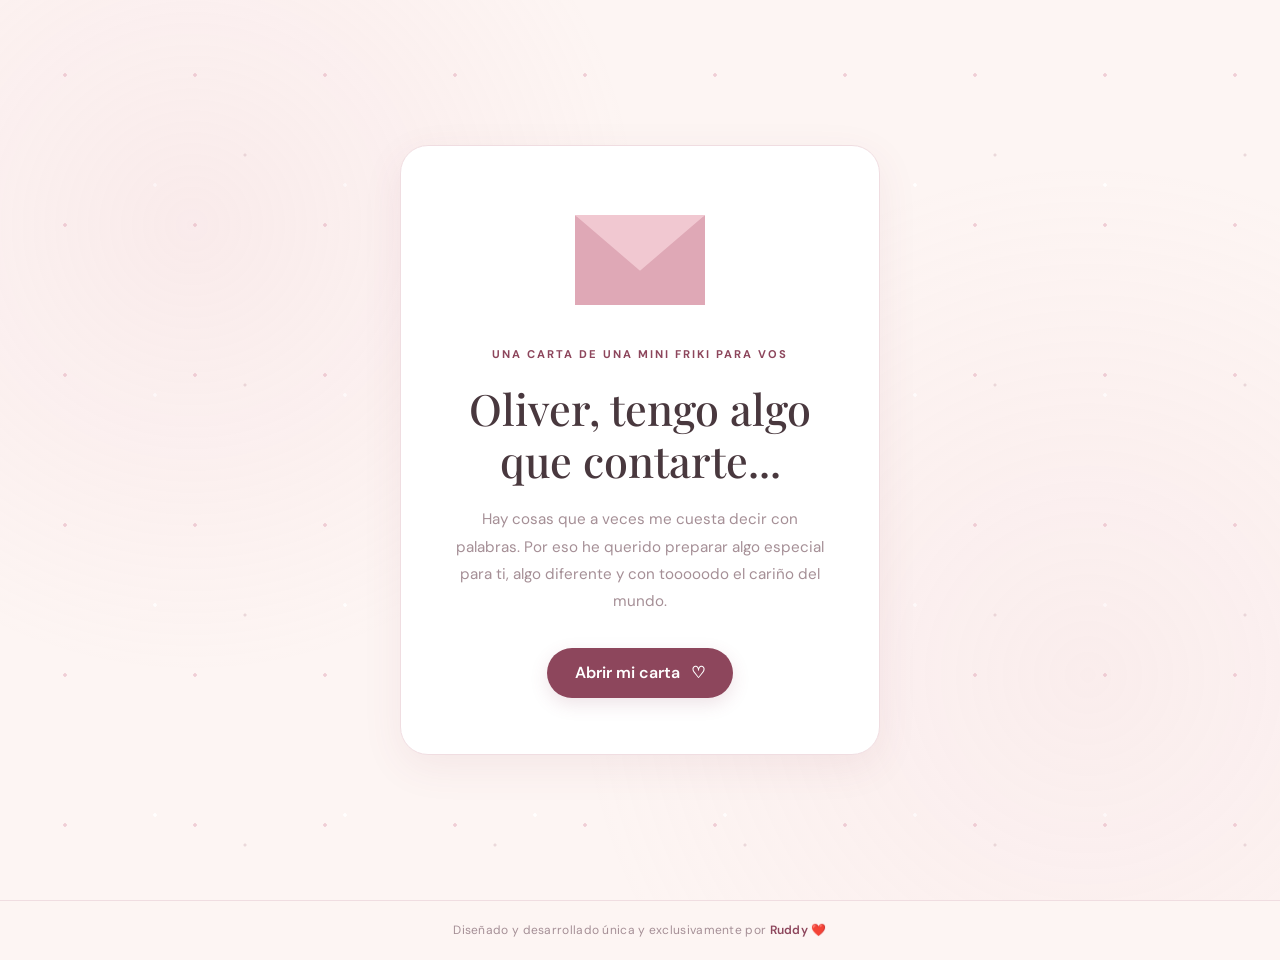
<file: index.html>
<!doctype html>
<html lang="es">
  <head>
    <meta charset="UTF-8" />
    <meta name="viewport" content="width=device-width, initial-scale=1.0" />

    <meta
      name="description"
      content="Una pequeña sorpresa preparada con mucho cariño."
    />

    <title>Una cosita para ti</title>

    <link rel="stylesheet" href="./css/styles.css" />
    <link rel="stylesheet" href="./css/pages/home.css" />
    <script src="./js/script.js" defer></script>
  </head>

  <body>
    <main class="app" id="app-content">
      <!-- PANTALLA INICIO -->
      <section id="screen-letter" class="screen active">
        <div class="letter-card">
          <div class="letter-envelope" aria-hidden="true">
            <div class="envelope">
              <div class="envelope-back"></div>

              <div class="envelope-letter">
                <span>Para Oliver</span>
                <span>♡</span>
              </div>

              <div class="envelope-front"></div>
              <div class="envelope-flap"></div>
            </div>
          </div>

          <span class="letter-label">
            UNA CARTA DE UNA MINI FRIKI PARA VOS
          </span>

          <h1>Oliver, tengo algo que contarte...</h1>

          <p>
            Hay cosas que a veces me cuesta decir con palabras. Por eso he
            querido preparar algo especial para ti, algo diferente y con
            tooooodo el cariño del mundo.
          </p>

          <button id="open-letter" class="btn btn-primary">
            Abrir mi carta
            <span>♡</span>
          </button>
        </div>
      </section>
    </main>

    <footer class="footer">
      <p>
        Diseñado y desarrollado única y exclusivamente por
        <strong>Ruddy</strong> ❤️
      </p>
    </footer>
  </body>
</html>
</file>
<file: css/styles.css>
/* ========================================
   1. GOOGLE FONTS
======================================== */

@import url('https://fonts.googleapis.com/css2?family=DM+Sans:wght@400;500;600;700&family=Playfair+Display:wght@400;500;600;700&display=swap');


/* ========================================
   2. DESIGN TOKENS
======================================== */

:root {
    /* Colors */
    --color-bg: #FDF5F3;
    --color-primary: #E9B9C5;
    --color-accent: #8D465C;
    --color-accent-hover: #71374A;
    --color-text: #49383E;
    --color-muted: #A58F96;
    --color-white: #FFFFFF;
    --color-border: #F0DDE1;

    /* Typography */
    --font-heading: 'Playfair Display', serif;
    --font-body: 'DM Sans', sans-serif;

    /* Spacing */
    --spacing-xs: 0.5rem;
    --spacing-sm: 1rem;
    --spacing-md: 1.5rem;
    --spacing-lg: 2rem;
    --spacing-xl: 3rem;

    /* Borders */
    --radius-sm: 12px;
    --radius-md: 20px;
    --radius-lg: 28px;
    --radius-full: 999px;

    /* Shadows */
    --shadow-card: 0 12px 40px rgba(141, 70, 92, 0.08);

    /* Transitions */
    --transition: 0.3s ease;
}


/* ========================================
   3. RESET
======================================== */

* {
    margin: 0;
    padding: 0;
    box-sizing: border-box;
}

html {
    scroll-behavior: smooth;
}

body {
    min-height: 100vh;
    display: flex;
    flex-direction: column;

    font-family: var(--font-body);
    font-size: 16px;
    color: var(--color-text);
    background-color: var(--color-bg);

    overflow-x: hidden;
}
/* ========================================
   ANIMATED BACKGROUND
======================================== */

body::before,
body::after {
    content: "";
    position: fixed;
    inset: 0;
    pointer-events: none;
    z-index: 0;
}

/* Floating particles */

body::before {
    background-image:
        radial-gradient(circle, rgba(233, 185, 197, 0.65) 1.5px, transparent 2px),
        radial-gradient(circle, rgba(255, 255, 255, 0.9) 1.5px, transparent 2px),
        radial-gradient(circle, rgba(141, 70, 92, 0.16) 1px, transparent 2px);

    background-size:
        130px 150px,
        190px 210px,
        250px 230px;

    background-position:
        0 0,
        60px 80px,
        120px 40px;

    animation: particlesFloat 24s linear infinite;
}

/* Soft ambient glow */

body::after {
    background:
        radial-gradient(
            circle at 15% 25%,
            rgba(233, 185, 197, 0.16),
            transparent 35%
        ),
        radial-gradient(
            circle at 85% 75%,
            rgba(233, 185, 197, 0.13),
            transparent 40%
        );

    animation: ambientGlow 12s ease-in-out infinite alternate;
}

@keyframes particlesFloat {
    from {
        background-position:
            0 0,
            60px 80px,
            120px 40px;
    }

    to {
        background-position:
            0 -300px,
            60px -420px,
            120px -230px;
    }
}

@keyframes ambientGlow {
    from {
        opacity: 0.5;
    }

    to {
        opacity: 1;
    }
}

/* Keep content above the background */

.app,
.footer {
    position: relative;
    z-index: 1;
}

/* ========================================
   4. GLOBAL ELEMENTS
======================================== */

h1,
h2,
h3 {
    font-family: var(--font-heading);
    font-weight: 500;
    line-height: 1.2;
}

p {
    line-height: 1.7;
}

button {
    border: none;
    font: inherit;
    cursor: pointer;
}

button:focus-visible {
    outline: 3px solid var(--color-accent);
    outline-offset: 4px;
}

img {
    display: block;
    max-width: 100%;
}

a {
    color: inherit;
    text-decoration: none;
}


/* ========================================
   5. APP LAYOUT
======================================== */

.app {
    position: relative;
    flex: 1;
    width: 100%;
    min-height: 100vh;
}

.screen {
    display: none;
    width: 100%;
    min-height: 100vh;

    justify-content: center;
    align-items: center;

    padding: var(--spacing-md);
}

.screen.active {
    display: flex;
    animation: fadeIn 0.5s ease forwards;
}


/* ========================================
   6. BUTTONS
======================================== */

.btn {
    min-height: 50px;
    padding: 0.9rem 1.8rem;

    border-radius: var(--radius-full);

    font-weight: 600;

    transition:
        transform var(--transition),
        background-color var(--transition),
        box-shadow var(--transition);
}

.btn:hover {
    transform: translateY(-2px);
}

.btn:active {
    transform: translateY(0);
}

/* Primary button */

.btn-primary {
    background-color: var(--color-accent);
    color: var(--color-white);

    box-shadow: 0 6px 18px rgba(141, 70, 92, 0.15);
}

.btn-primary:hover {
    background-color: var(--color-accent-hover);
    box-shadow: 0 9px 22px rgba(141, 70, 92, 0.2);
}

.btn-primary span {
    margin-left: 0.4rem;
}

/* Secondary button */

.btn-secondary {
    background-color: var(--color-border);
    color: var(--color-text);
}

.btn-secondary:hover {
    background-color: var(--color-primary);
}


/* ========================================
   7. FOOTER
======================================== */

.footer {
    width: 100%;
    padding: 1.2rem 1rem;

    text-align: center;

    border-top: 1px solid var(--color-border);
    background-color: var(--color-bg);
}

.footer p {
    color: var(--color-muted);
    font-size: 0.75rem;
    letter-spacing: 0.3px;
}

.footer strong {
    color: var(--color-accent);
    font-weight: 600;
}


/* ========================================
   8. ANIMATIONS
======================================== */

/* Entrada de pantalla */
.screen.active {
    animation: screenEnter 0.55s ease both;
}

@keyframes screenEnter {
    from {
        opacity: 0;
        transform: translateY(18px) scale(0.985);
    }

    to {
        opacity: 1;
        transform: translateY(0) scale(1);
    }
}

/* Salida de pantalla */
.screen.is-leaving {
    animation: screenExit 0.2s ease forwards;
    pointer-events: none;
}

@keyframes screenExit {
    from {
        opacity: 1;
        transform: translateY(0) scale(1);
    }

    to {
        opacity: 0;
        transform: translateY(-8px) scale(0.99);
    }
}

/* ========================================
   9. RESPONSIVE DESIGN
======================================== */

@media (max-width: 480px) {
    .screen {
        padding: 1.2rem;
    }

    .btn {
        width: 100%;
    }

    .footer {
        padding: 1rem 0.8rem;
    }

    .footer p {
        font-size: 0.7rem;
    }
}


/* ========================================
   10. ACCESSIBILITY
======================================== */

@media (prefers-reduced-motion: reduce) {
    *,
    *::before,
    *::after {
        scroll-behavior: auto !important;
        animation-duration: 0.01ms !important;
        animation-iteration-count: 1 !important;
        transition-duration: 0.01ms !important;
    }
}
</file>
<file: css/pages/home.css>
/* ========================================
   HOME SCREEN
======================================== */

.letter-card {
  width: 100%;
  max-width: 480px;
  padding: 3.5rem 2rem;

  background-color: var(--color-white);
  border: 1px solid var(--color-border);
  border-radius: var(--radius-lg);

  box-shadow: var(--shadow-card);
  text-align: center;
}
/* ========================================
   ENVELOPE
======================================== */

.letter-envelope {
  width: 150px;
  height: 115px;
  margin: 0 auto 1.8rem;

  display: flex;
  justify-content: center;
  align-items: center;
}

.envelope {
  position: relative;
  width: 130px;
  height: 90px;

  perspective: 700px;
}

/* Back of the envelope */

.envelope-back {
  position: absolute;
  inset: 0;

  background-color: #e9b9c5;
  border-radius: 6px;

  z-index: 1;
}

/* Letter inside the envelope */

.envelope-letter {
  position: absolute;
  z-index: 2;

  left: 15%;
  bottom: 5%;

  width: 70%;
  height: 85%;

  display: flex;
  flex-direction: column;
  justify-content: space-between;
  align-items: center;

  padding: 0.8rem 0.4rem;

  background-color: #ffffff;
  border: 1px solid var(--color-border);
  border-radius: 3px;

  color: var(--color-accent);
  font-family: var(--font-heading);
  font-size: 0.75rem;

  transform: translateY(0);
}

/* Front folds */

.envelope-front {
  position: absolute;
  inset: 0;

  background-color: #dfa8b6;

  clip-path: polygon(0 0, 50% 58%, 100% 0, 100% 100%, 0 100%);

  z-index: 3;
}

/* Top flap */

.envelope-flap {
  position: absolute;
  inset: 0;

  background-color: #f1c8d1;

  clip-path: polygon(0 0, 100% 0, 50% 62%);

  transform-origin: top center;
  transform: rotateX(0deg);

  z-index: 4;
  backface-visibility: hidden;
}

/* ========================================
   ENVELOPE OPENING
======================================== */

.letter-card.is-opening .envelope-flap {
  animation: flapOpen 0.65s ease forwards;
}

.letter-card.is-opening .envelope-letter {
  animation: letterReveal 0.65s 0.12s ease forwards;
}

.letter-card.is-opening .envelope {
  animation: envelopeFloat 0.65s ease forwards;
}

/* Flap opens */

@keyframes flapOpen {
  0% {
    transform: rotateX(0deg);
  }

  100% {
    transform: rotateX(180deg);
  }
}

/* Letter rises */

@keyframes letterReveal {
  0% {
    transform: translateY(0);
  }

  100% {
    transform: translateY(-55px);
  }
}

/* Envelope lifts slightly */

@keyframes envelopeFloat {
  0%,
  100% {
    transform: translateY(0);
  }

  50% {
    transform: translateY(-5px);
  }
}
/* Letter label */

.letter-label {
  display: block;
  margin-bottom: 1.2rem;

  color: var(--color-accent);

  font-size: 0.7rem;
  font-weight: 700;
  letter-spacing: 2px;
  line-height: 1.6;
}

/* Letter heading */

.letter-card h1 {
  max-width: 360px;
  margin: 0 auto 1.2rem;

  font-size: clamp(2rem, 5vw, 2.7rem);
}

/* Letter paragraph */

.letter-card p {
  max-width: 370px;
  margin: 0 auto 2rem;

  color: var(--color-muted);

  font-size: 0.95rem;
  line-height: 1.8;
}
/* ========================================
   RESPONSIVE
======================================== */

@media (max-width: 480px) {
  .letter-card {
    padding: 2.8rem 1.5rem;
    border-radius: var(--radius-md);
  }
  .letter-envelope {
    width: 135px;
    height: 105px;
  }

  .envelope {
    width: 115px;
    height: 80px;
  }

  .letter-card h1 {
    font-size: 2rem;
  }

  .letter-card p {
    font-size: 0.9rem;
  }
}
/* ========================================
   ENVELOPE OPENING ANIMATION
======================================== */

/* The entire card disappears */

.letter-card.is-opening {
  animation: letterCardOpen 0.65s ease forwards;
}

/* Envelope flap opens */

.letter-card.is-opening .envelope-flap {
  animation: flapOpen 0.65s ease forwards;
}

/* Letter rises from the envelope */

.letter-card.is-opening .envelope-letter {
  animation: letterReveal 0.65s 0.12s ease forwards;
}

/* Envelope moves slightly */

.letter-card.is-opening .envelope {
  animation: envelopeFloat 0.65s ease forwards;
}

/* Subtle glow */

.letter-card.is-opening .letter-envelope {
  animation: envelopeGlow 0.65s ease forwards;
}

/* ========================================
   KEYFRAMES
======================================== */

@keyframes flapOpen {
  from {
    transform: rotateX(0deg);
  }

  to {
    transform: rotateX(180deg);
  }
}

@keyframes letterReveal {
  from {
    transform: translateY(0);
  }

  to {
    transform: translateY(-55px);
  }
}

@keyframes envelopeFloat {
  0%,
  100% {
    transform: translateY(0);
  }

  50% {
    transform: translateY(-5px);
  }
}

@keyframes envelopeGlow {
  0%,
  100% {
    box-shadow: 0 0 0 rgba(233, 185, 197, 0);
  }

  50% {
    box-shadow: 0 0 30px rgba(233, 185, 197, 0.55);
  }
}

@keyframes letterCardOpen {
  from {
    opacity: 1;
    transform: translateY(0) scale(1);
  }

  to {
    opacity: 0;
    transform: translateY(-25px) scale(0.96);
  }
}
</file>
